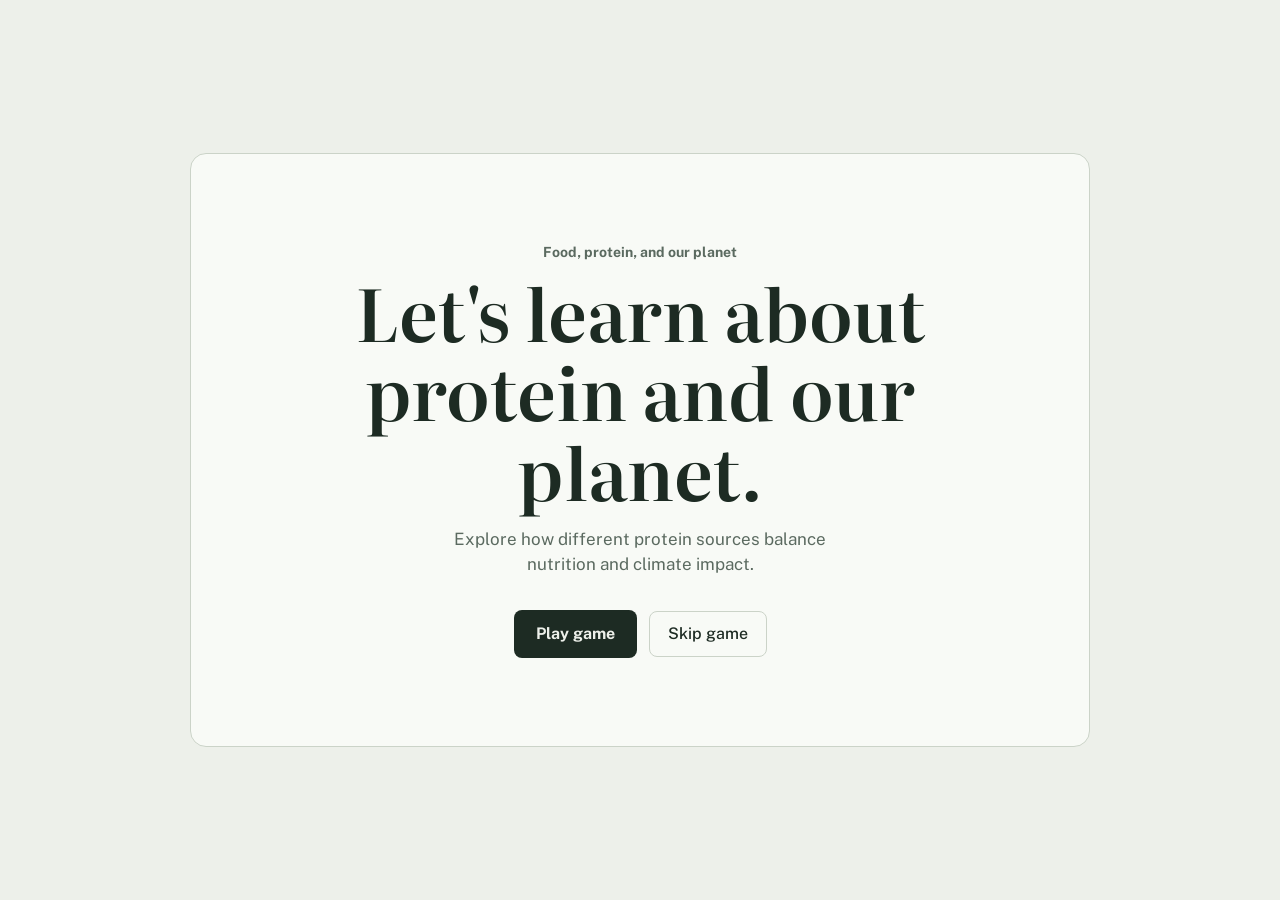
<file: index.html>
<!DOCTYPE html>
<html lang="en">
<head>
<meta charset="utf-8">
<meta name="viewport" content="width=device-width, initial-scale=1, viewport-fit=cover">
<title>Let's learn about protein and our planet</title>
<link rel="preconnect" href="https://fonts.googleapis.com">
<link rel="preconnect" href="https://fonts.gstatic.com" crossorigin>
<link href="https://fonts.googleapis.com/css2?family=Literata:ital,opsz,wght@0,7..72,400;0,7..72,600;1,7..72,400&family=Public+Sans:wght@400;500;700;800&display=swap" rel="stylesheet">
<link rel="stylesheet" href="styles.css">
</head>
<body class="intro-page">
<main class="intro">
  <p class="step">Food, protein, and our planet</p>
  <h1>Let's learn about protein and our planet.</h1>
  <p class="lede">Explore how different protein sources balance nutrition and climate impact.</p>
  <div class="actions">
    <a class="primary button-link" href="protein-ranking-game.html">Play game</a>
    <a class="ghost button-link" href="protein-information.html">Skip game</a>
  </div>
</main>
</body>
</html>
</file>
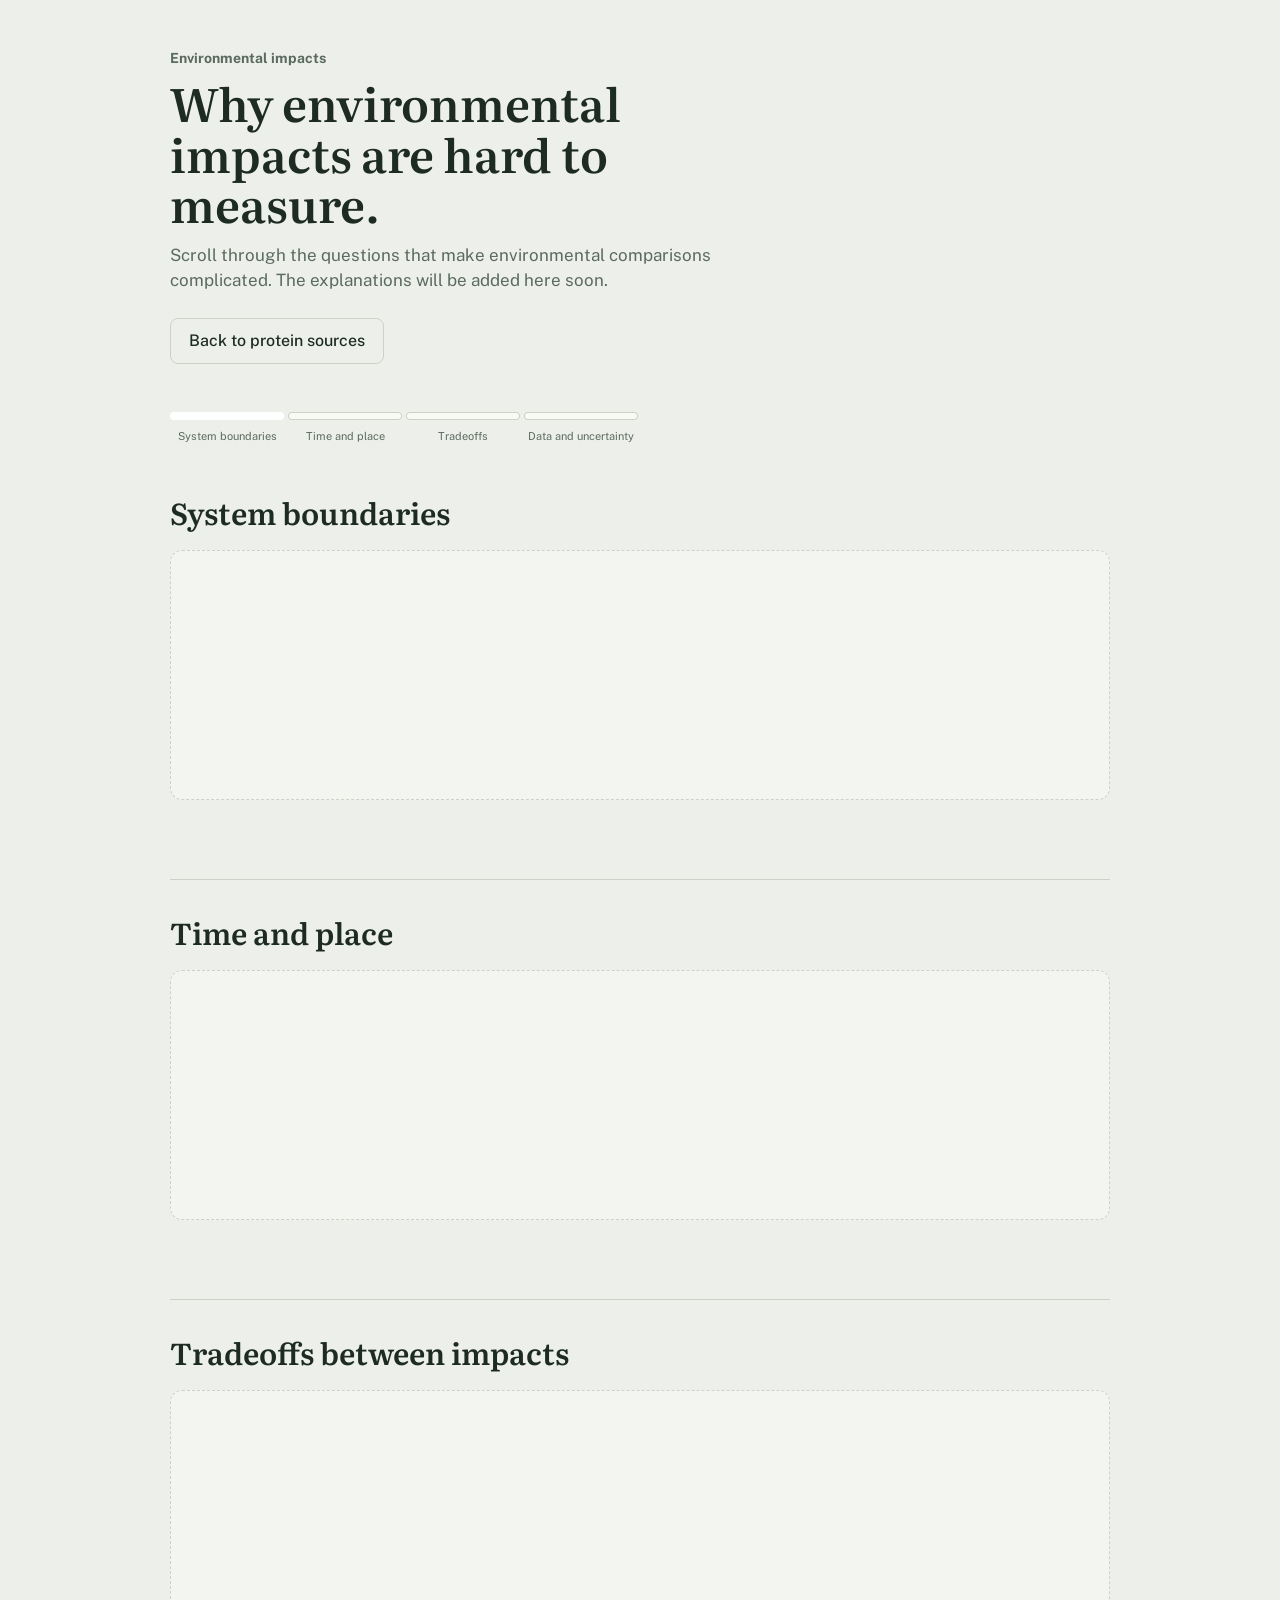
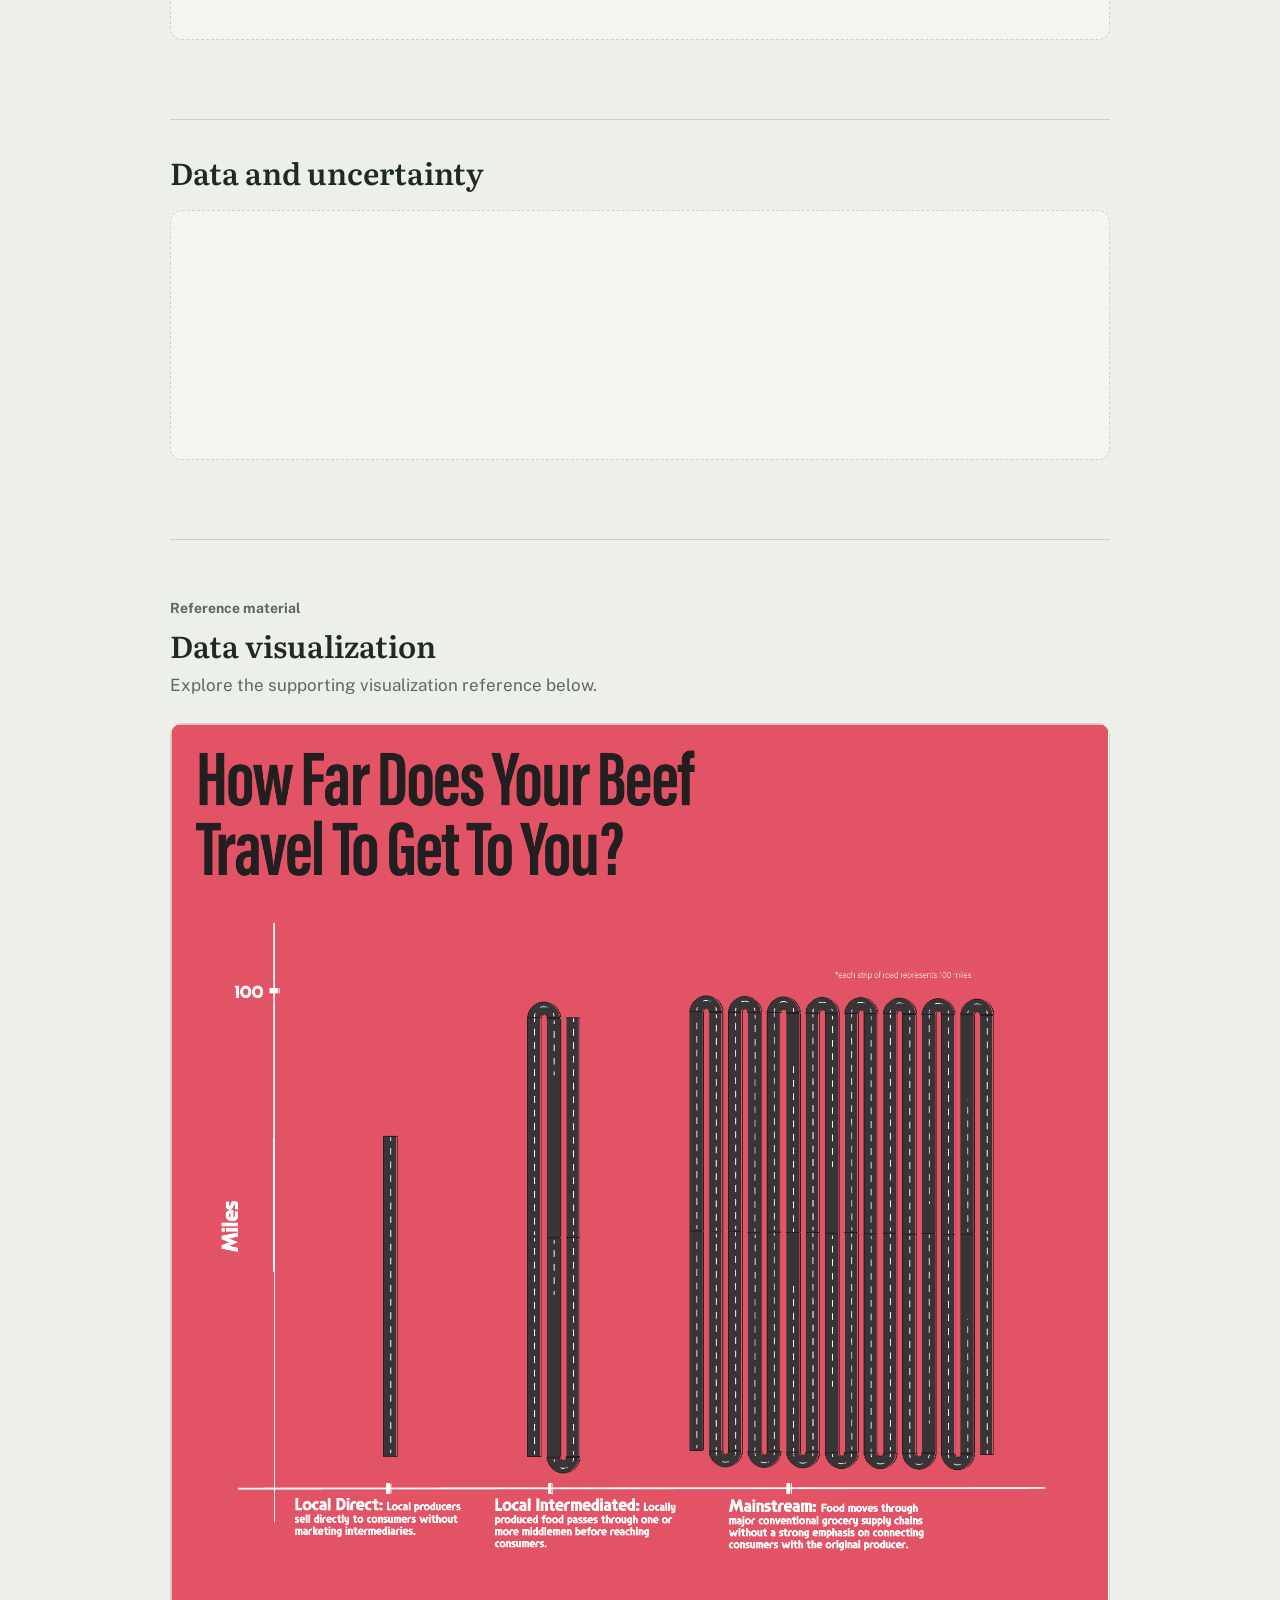
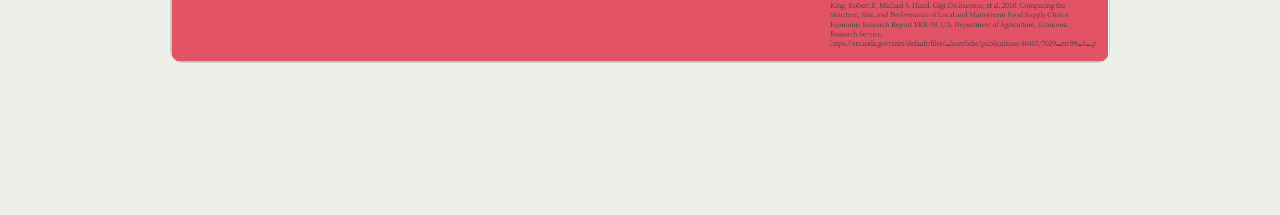
<file: environmental-impacts.html>
<!DOCTYPE html>
<html lang="en">
<head>
<meta charset="utf-8">
<meta name="viewport" content="width=device-width, initial-scale=1, viewport-fit=cover">
<title>Why environmental impacts are hard to measure</title>
<link rel="preconnect" href="https://fonts.googleapis.com">
<link rel="preconnect" href="https://fonts.gstatic.com" crossorigin>
<link href="https://fonts.googleapis.com/css2?family=Literata:ital,opsz,wght@0,7..72,400;0,7..72,600;1,7..72,400;1,7..72,600&family=Public+Sans:wght@400;500;700;800&display=swap" rel="stylesheet">
<link rel="stylesheet" href="styles.css">
</head>
<body>
<main class="guide-main">
  <header class="guide-header">
    <p class="step">Environmental impacts</p>
    <h1>Why environmental impacts are hard to measure.</h1>
    <p class="lede">Scroll through the questions that make environmental comparisons complicated. The explanations will be added here soon.</p>
    <div class="actions"><a class="ghost button-link" href="protein-information.html">Back to protein sources</a></div>
  </header>

  <nav class="progress" aria-label="Environmental impacts progress">
    <div class="progress-track environmental-progress">
      <button type="button" data-target="boundaries" aria-label="Go to System boundaries"></button>
      <button type="button" data-target="time" aria-label="Go to Time and place"></button>
      <button type="button" data-target="tradeoffs" aria-label="Go to Tradeoffs"></button>
      <button type="button" data-target="data" aria-label="Go to Data and uncertainty"></button>
    </div>
    <div class="progress-labels environmental-labels" aria-hidden="true">
      <span>System boundaries</span><span>Time and place</span><span>Tradeoffs</span><span>Data and uncertainty</span>
    </div>
  </nav>

  <section class="environment-section" id="boundaries">
    <h2>System boundaries</h2>
    <div class="info-placeholder"></div>
  </section>
  <section class="environment-section" id="time">
    <h2>Time and place</h2>
    <div class="info-placeholder"></div>
  </section>
  <section class="environment-section" id="tradeoffs">
    <h2>Tradeoffs between impacts</h2>
    <div class="info-placeholder"></div>
  </section>
  <section class="environment-section" id="data">
    <h2>Data and uncertainty</h2>
    <div class="info-placeholder"></div>
  </section>

  <section class="pdf-section">
    <p class="step">Reference material</p>
    <h2>Data visualization</h2>
    <p class="lede">Explore the supporting visualization reference below.</p>
    <div class="pdf-image">
      <img src="DataVisualization-preview.png" alt="Data visualization showing how far beef travels through different food supply chains">
    </div>
  </section>
</main>
<script src="environmental.js?v=2"></script>
</body>
</html>
</file>
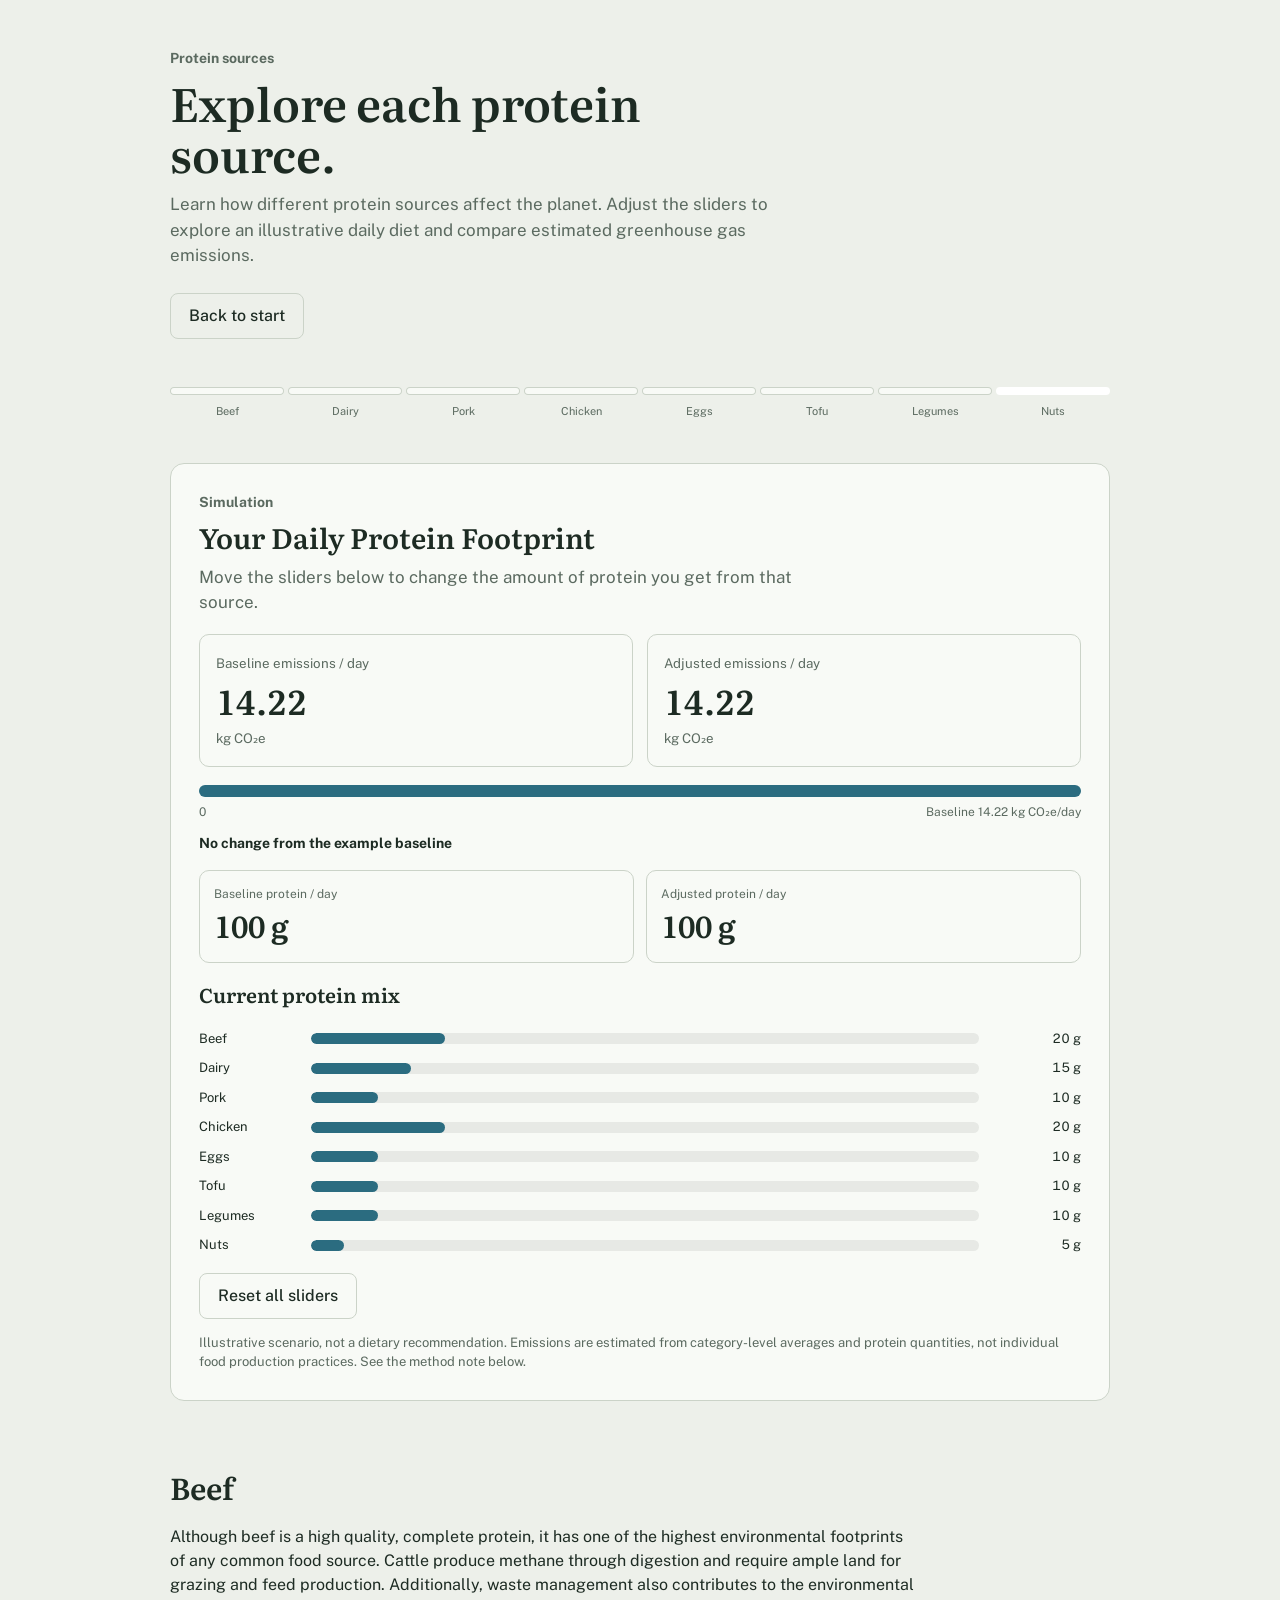
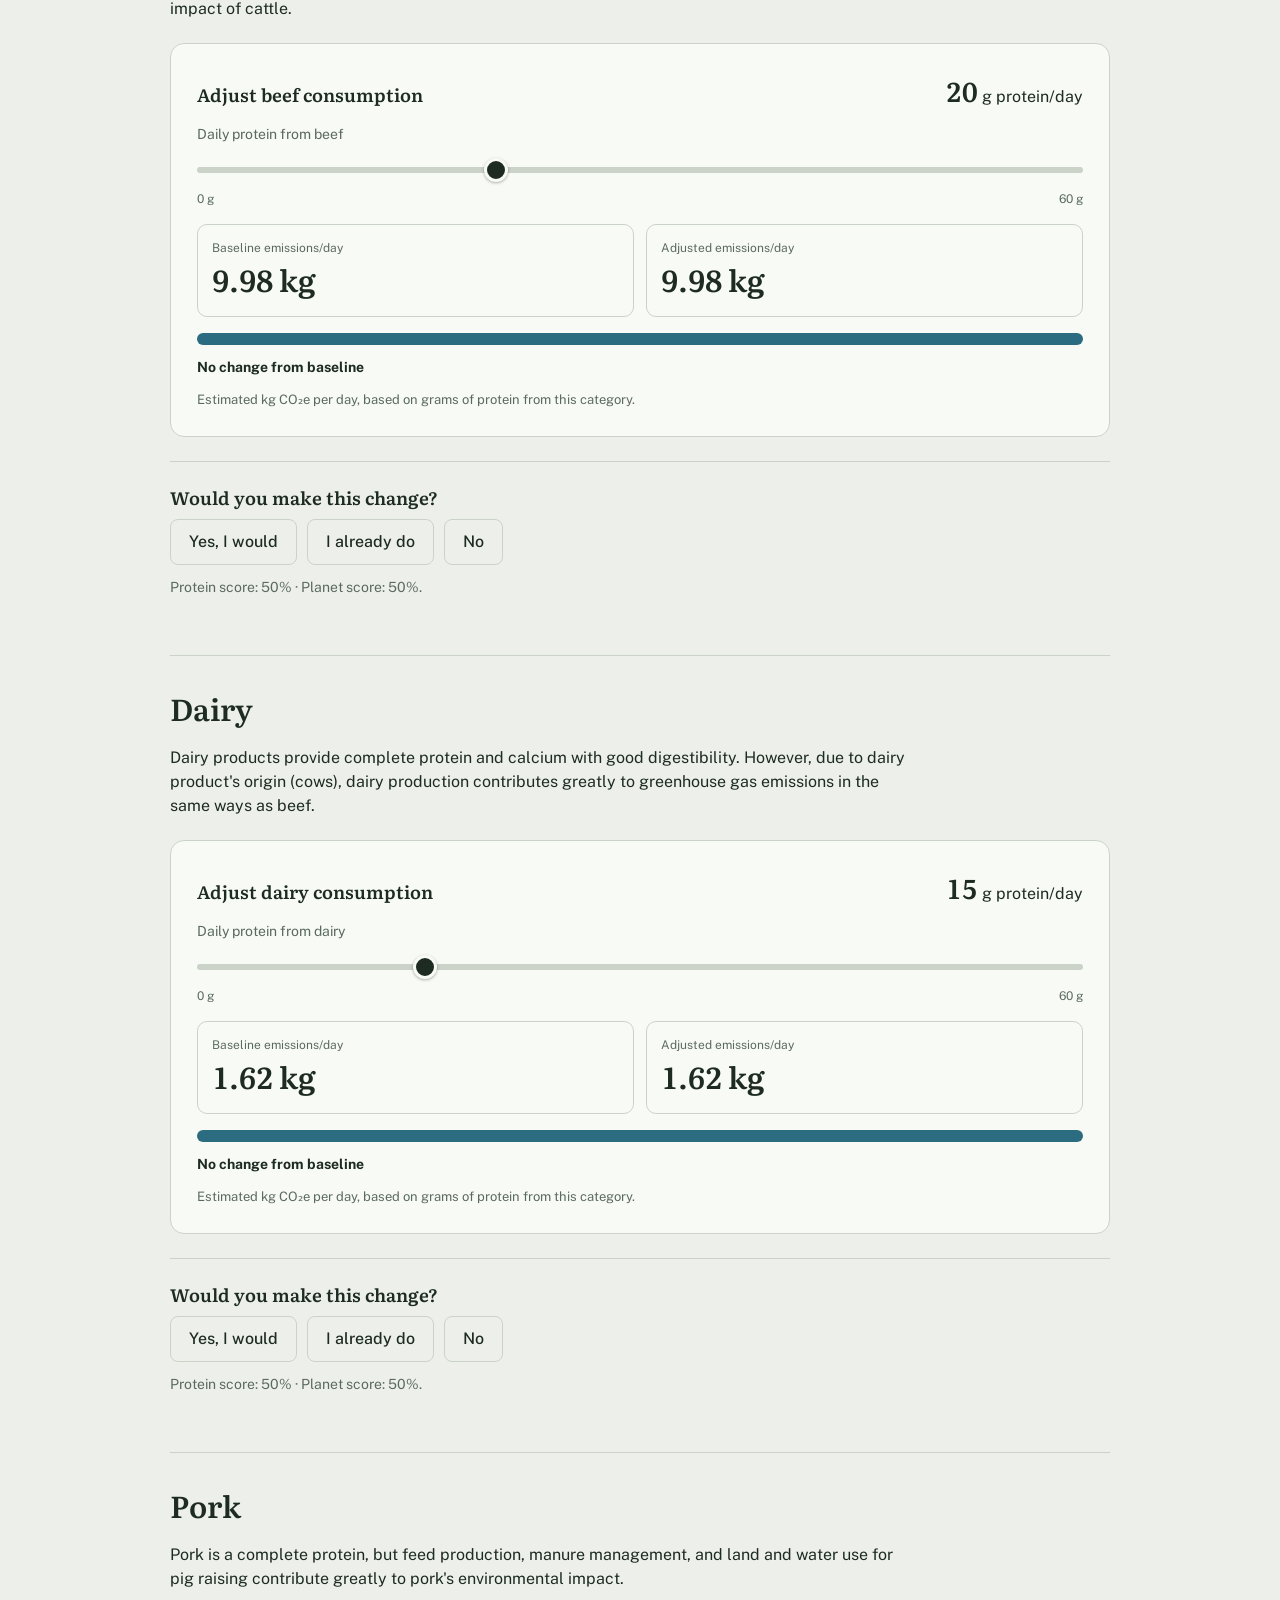
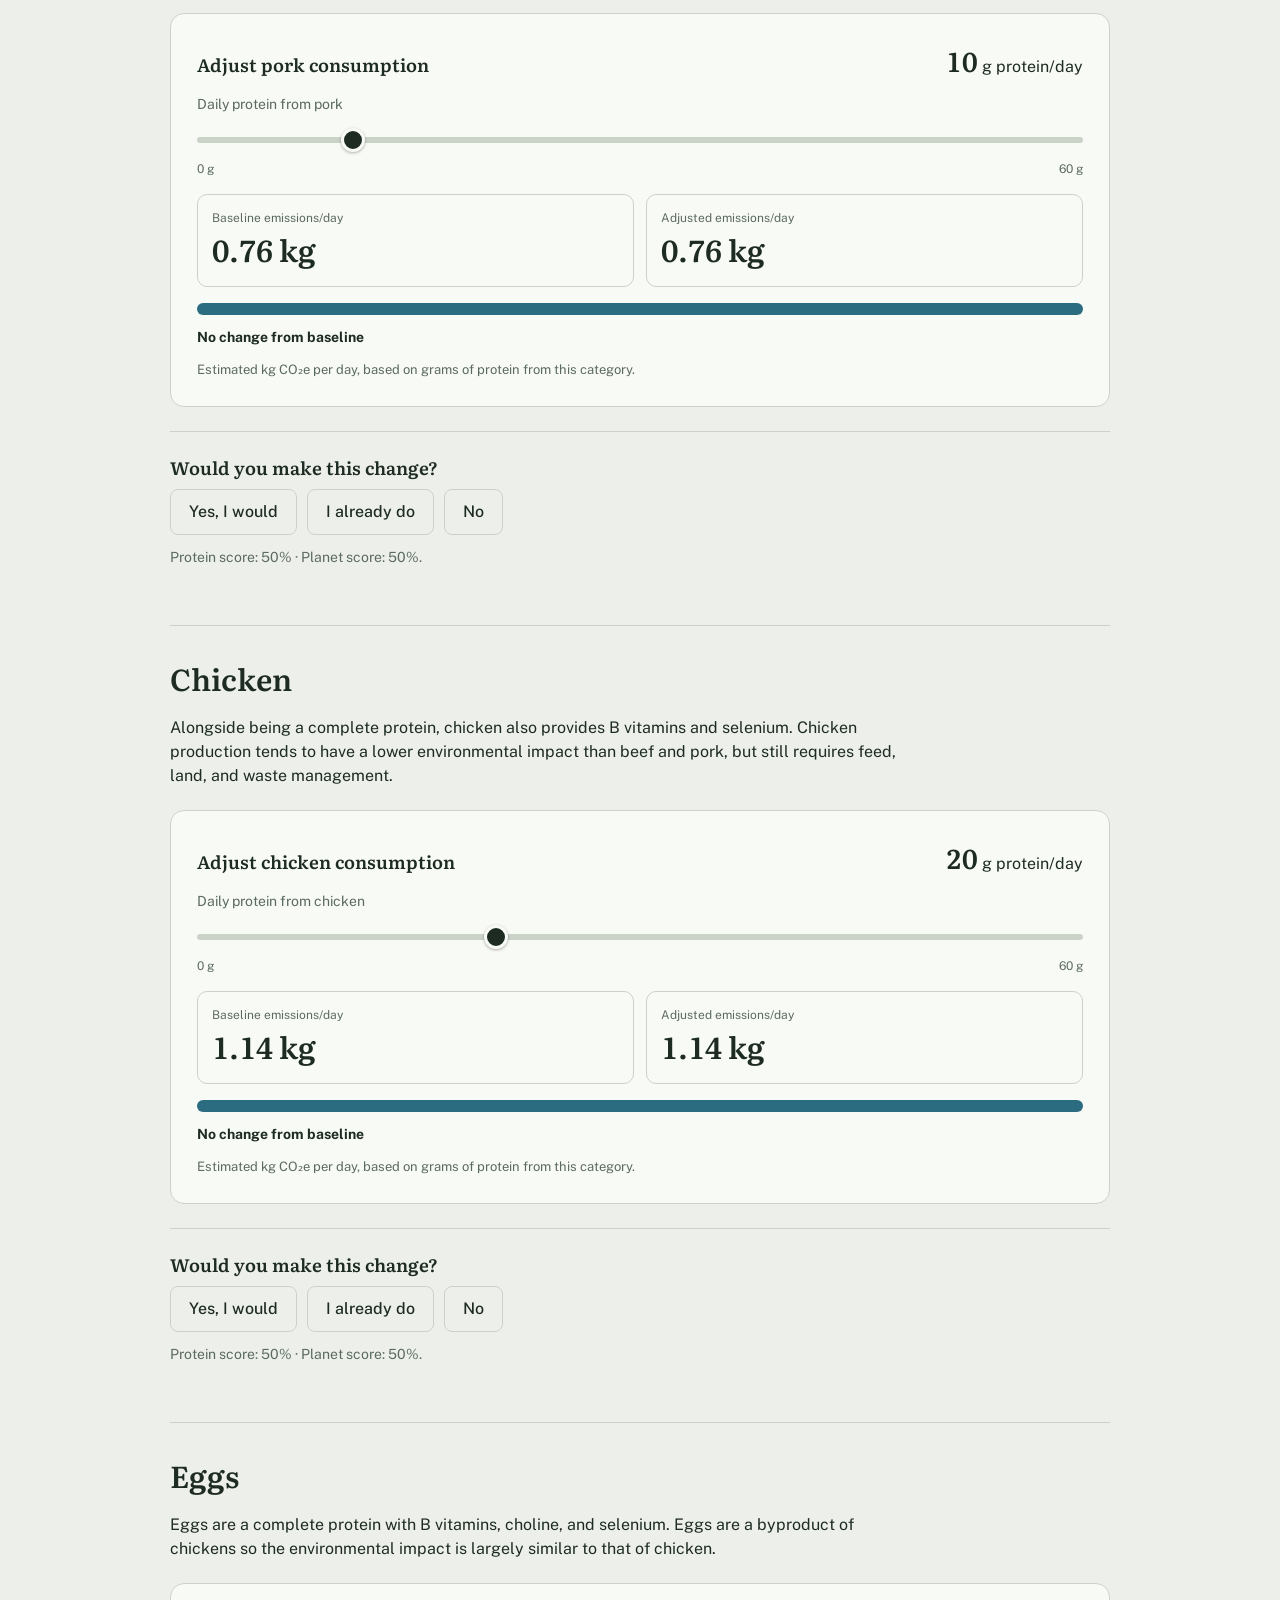
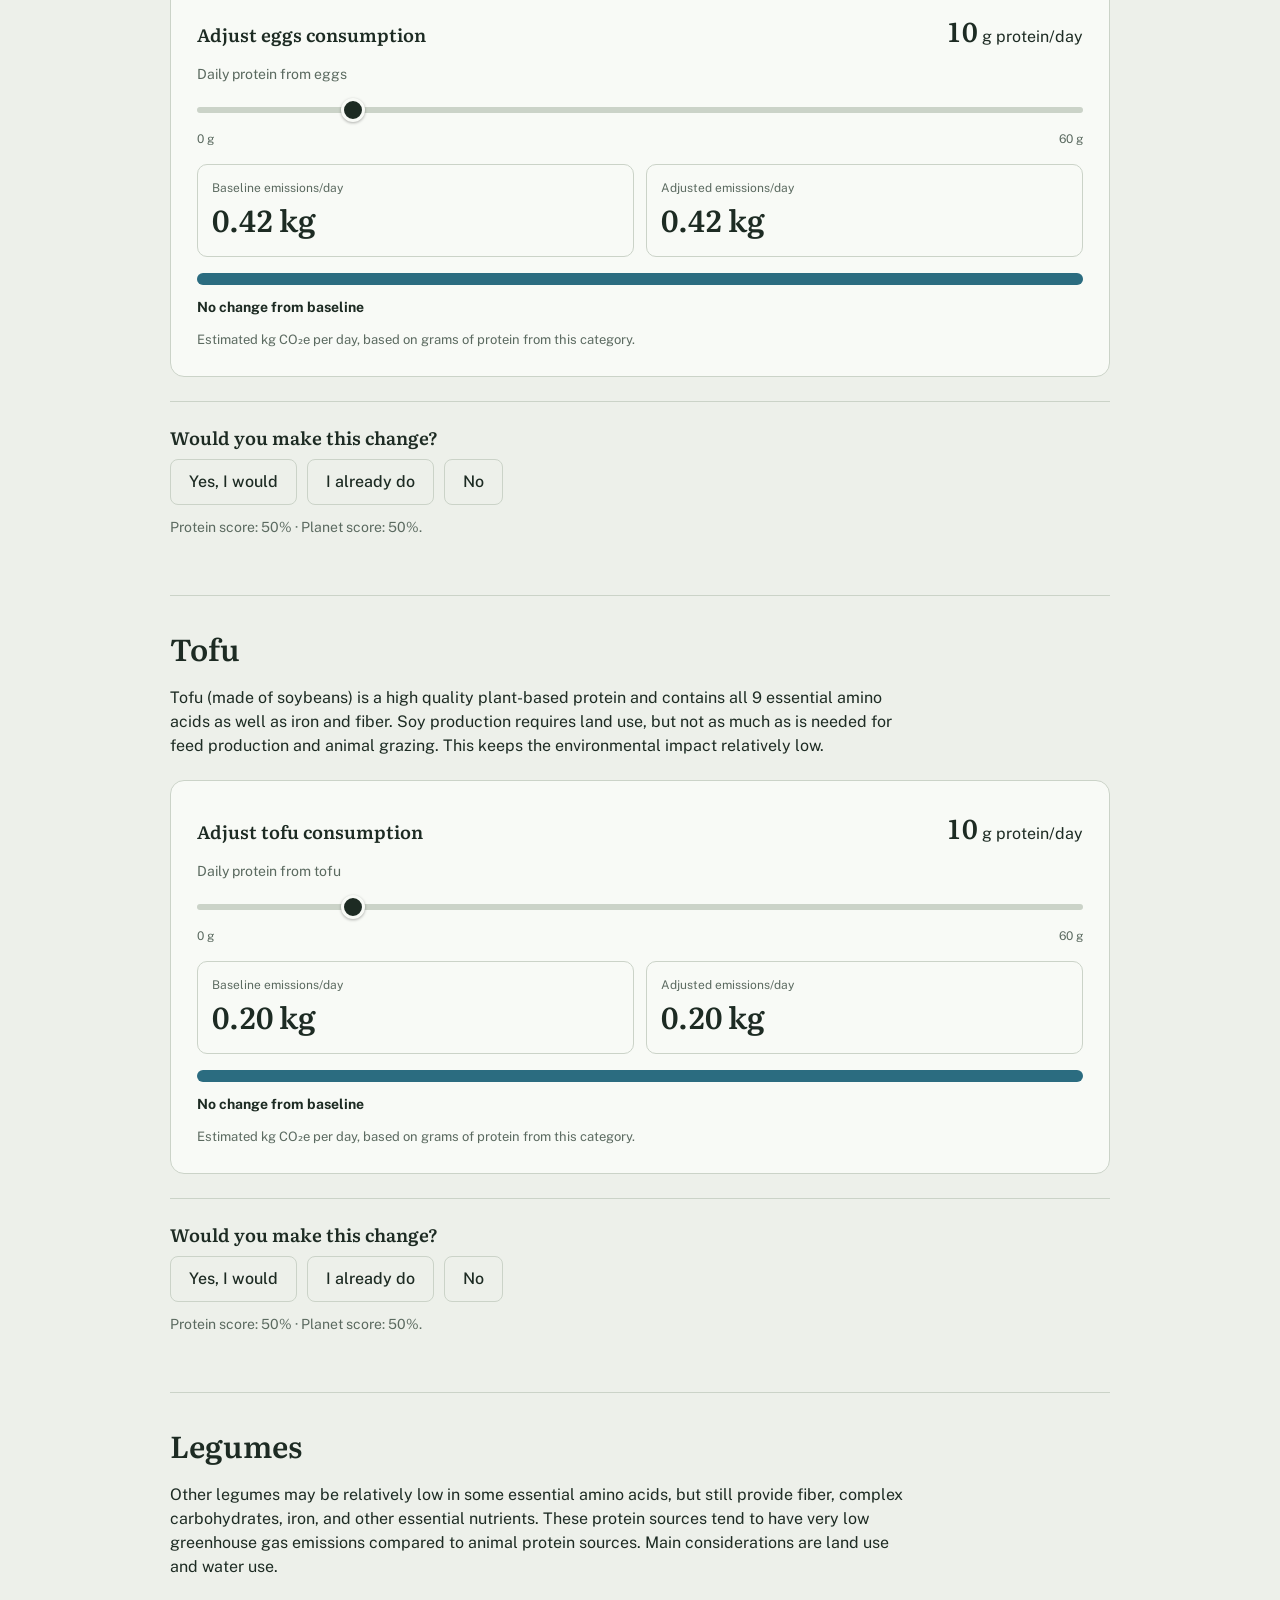
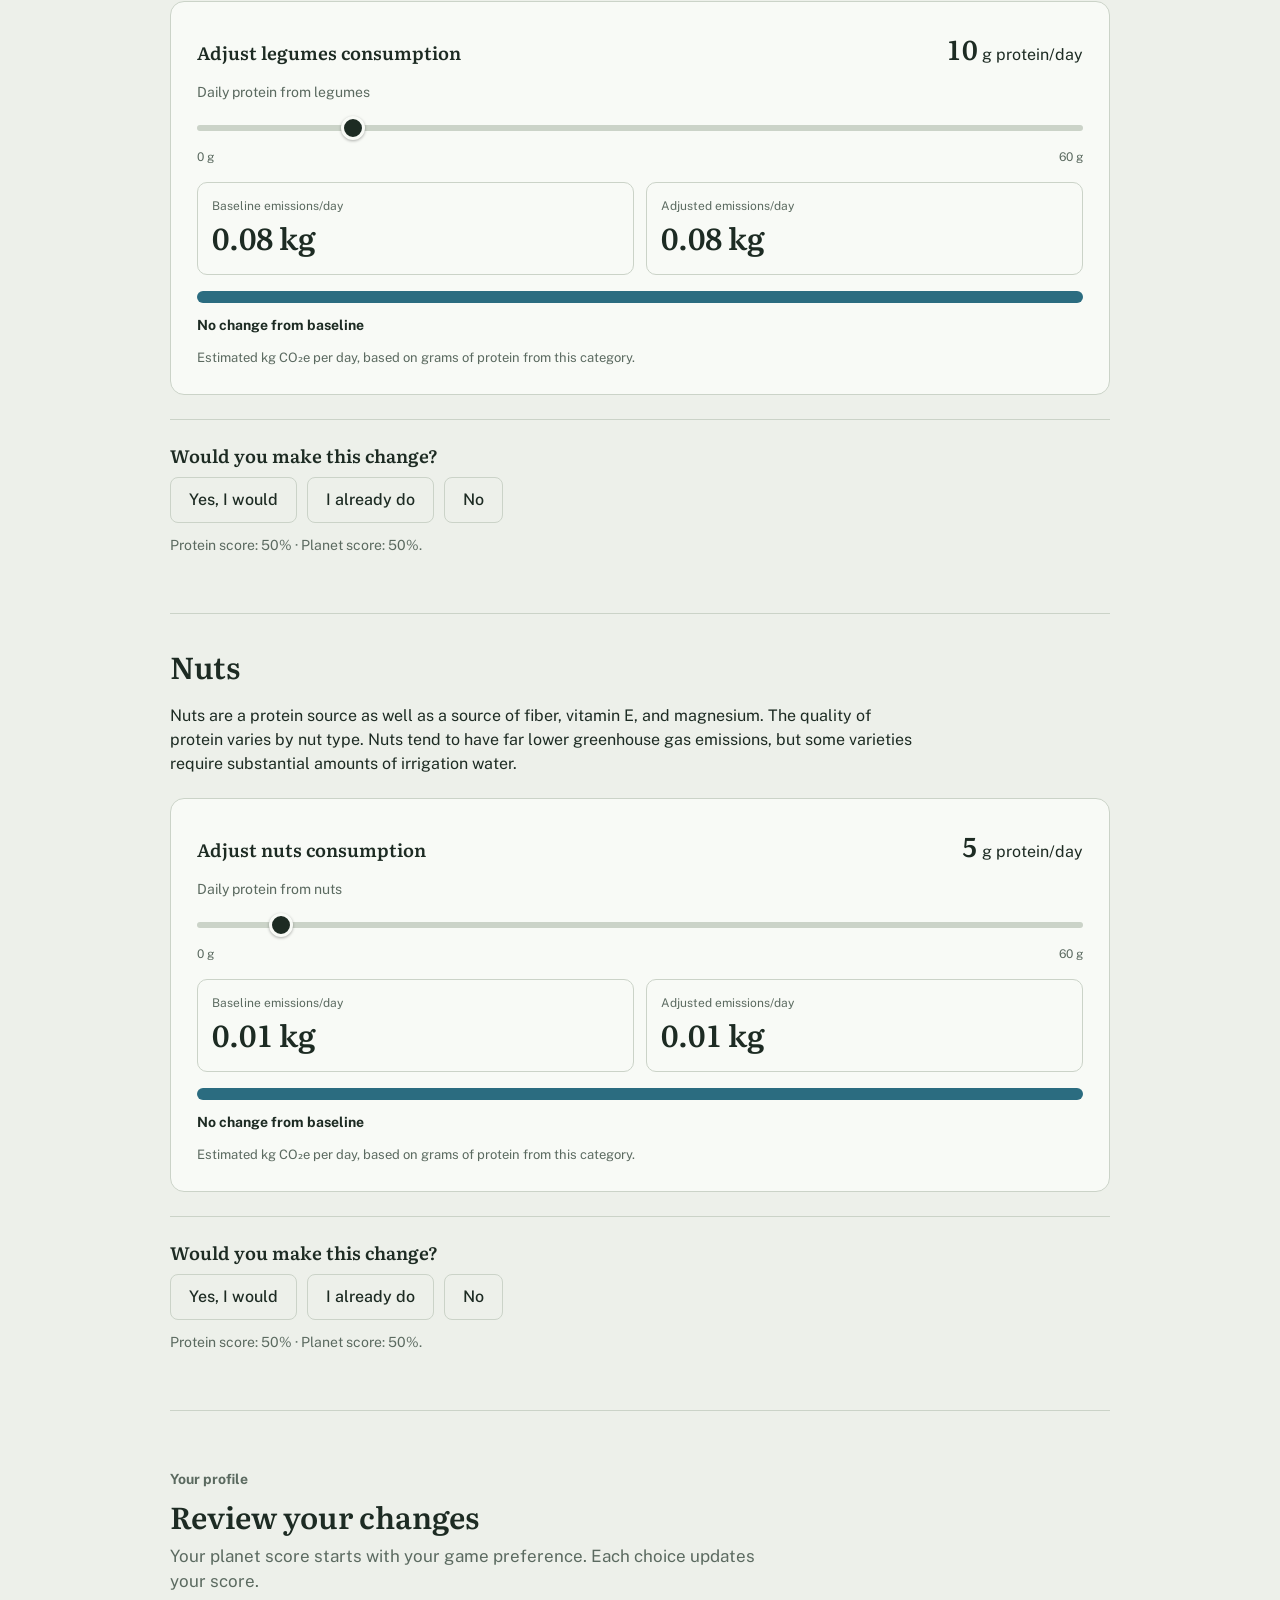
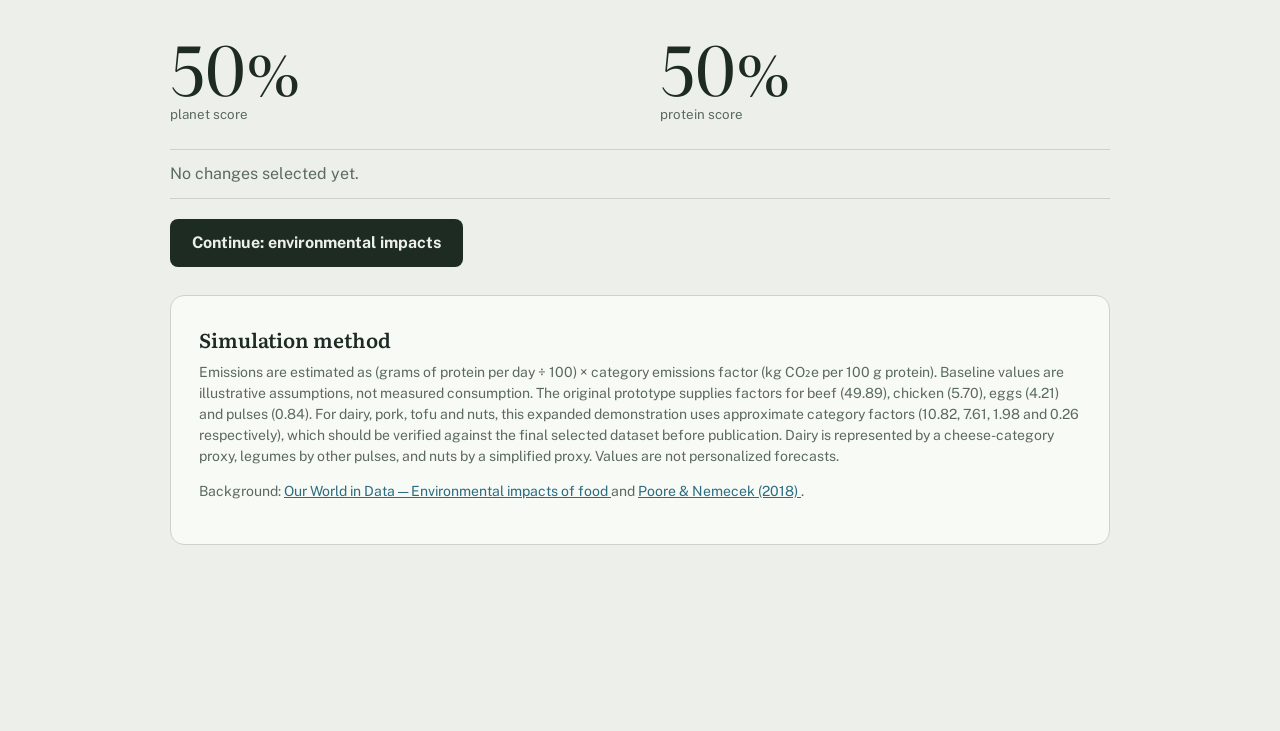
<file: protein-information.html>
<!DOCTYPE html>
<html lang="en">
<head>
<meta charset="utf-8">
<meta name="viewport" content="width=device-width, initial-scale=1, viewport-fit=cover">
<title>Protein sources</title>

<link rel="preconnect" href="https://fonts.googleapis.com">
<link rel="preconnect" href="https://fonts.gstatic.com" crossorigin>
<link href="https://fonts.googleapis.com/css2?family=Literata:ital,opsz,wght@0,7..72,400;0,7..72,600;1,7..72,400;1,7..72,600&family=Public+Sans:wght@400;500;700;800&display=swap" rel="stylesheet">
<link rel="stylesheet" href="styles.css">
</head>

<body>
<main class="guide-main">

  <header class="guide-header">
    <p class="step">Protein sources</p>
    <h1>Explore each protein source.</h1>
    <p class="lede">Learn how different protein sources affect the planet.
      Adjust the sliders to explore an illustrative daily diet
      and compare estimated greenhouse gas emissions.</p>
    <div class="actions">
      <a class="ghost button-link" href="index.html">Back to start</a>
    </div>
  </header>

  <nav class="progress" aria-label="Protein source progress">
    <div class="progress-track">
      <button type="button" data-target="beef" aria-label="Go to Beef"></button>
      <button type="button" data-target="cheese" aria-label="Go to Dairy"></button>
      <button type="button" data-target="pork" aria-label="Go to Pork"></button>
      <button type="button" data-target="chicken" aria-label="Go to Chicken"></button>
      <button type="button" data-target="eggs" aria-label="Go to Eggs"></button>
      <button type="button" data-target="tofu" aria-label="Go to Tofu"></button>
      <button type="button" data-target="peas" aria-label="Go to Legumes"></button>
      <button type="button" data-target="nuts" aria-label="Go to Nuts"></button>
    </div>
    <div class="progress-labels" aria-hidden="true">
      <span>Beef</span>
      <span>Dairy</span>
      <span>Pork</span>
      <span>Chicken</span>
      <span>Eggs</span>
      <span>Tofu</span>
      <span>Legumes</span>
      <span>Nuts</span>
    </div>
  </nav>

  <section class="sim-overview" id="simulation-overview"
    aria-labelledby="sim-overview-title">
    <p class ="step">Simulation</p>
    <h2 id="sim-overview-title">Your Daily Protein Footprint</h2>

    <p class="lede">
      Move the sliders below to change the amount of protein you get from that source.
    </p>

    <div class="sim-compare">
      <div class="sim-compare-card">
        <small>Baseline emissions / day</small>
        <strong id="sim-baseline-emissions">—</strong>
        <small>kg CO₂e</small>
      </div>
      <div class="sim-compare-card">
        <small>Adjusted emissions / day</small>
        <strong id="sim-current-emissions" aria-live="polite">—</strong>
        <small>kg CO₂e</small>
      </div>
    </div>

    <div class="sim-impact-bar" role="img"
         aria-label="Adjusted emissions compared with baseline">
      <span class="sim-impact-fill" id="sim-total-fill"></span>
    </div>

    <div class="sim-impact-legend">
      <span>0</span>
      <span id="sim-total-scale">Baseline: 100%</span>
    </div>

    <p class="sim-delta" id="sim-total-delta" aria-live="polite">
      No change yet
    </p>

    <div class="sim-impact">
      <div class="sim-stat">
        <span>Baseline protein / day</span>
        <strong>100 g</strong>
      </div>
      <div class="sim-stat">
        <span>Adjusted protein / day</span>
        <strong id="sim-total-protein">100 g</strong>
      </div>
    </div>

    <h3>Current protein mix</h3>
    <div class="sim-mix" id="sim-mix"></div>

    <div class="sim-actions">
      <button type="button" class="ghost" id="sim-reset">
        Reset all sliders
      </button>
    </div>

    <p class="sim-note">
      Illustrative scenario, not a dietary recommendation.
      Emissions are estimated from category-level averages and protein
      quantities, not individual food production practices.
      See the method note below.
    </p>
  </section>

  <section class="protein-section" id="beef" data-protein="Beef">
    <h2>Beef</h2>
    <p class="protein-description">
      Although beef is a high quality, complete protein, it has one of the highest environmental footprints of any common food source. Cattle produce methane through digestion and require ample land for grazing and feed production. Additionally, waste management also contributes to the environmental impact of cattle. 
    </p>

    <div class="sim-panel" data-sim-source="beef">
      <div class="sim-heading">
        <h3>Adjust beef consumption</h3>
        <div class="sim-value">
          <strong id="sim-value-beef">—</strong>
          <span>g protein/day</span>
        </div>
      </div>
      <label for="sim-slider-beef" class="small">
        Daily protein from beef
      </label>
      <input id="sim-slider-beef" type="range" min="0" max="60"
             step="1" data-sim-slider="beef"
             aria-describedby="sim-footnote-beef">
      <div class="sim-range-ends">
        <span>0 g</span><span>60 g</span>
      </div>
      <div class="sim-impact">
        <div class="sim-stat">
          <span>Baseline emissions/day</span>
          <strong id="sim-before-beef">—</strong>
        </div>
        <div class="sim-stat">
          <span>Adjusted emissions/day</span>
          <strong id="sim-after-beef">—</strong>
        </div>
      </div>
      <div class="sim-impact-bar">
        <span class="sim-impact-fill" id="sim-fill-beef"></span>
      </div>
      <p class="sim-delta" id="sim-delta-beef" aria-live="polite">
        No change
      </p>
      <p class="sim-footnote" id="sim-footnote-beef">
        Estimated kg CO₂e per day, based on grams of protein
        from this category.
      </p>
    </div>

    <div class="choice">
      <h3>Would you make this change?</h3>
      <div class="choice-actions">
        <button class="ghost" data-choice="yes">Yes, I would</button>
        <button class="ghost" data-choice="already">I already do</button>
        <button class="ghost" data-choice="no">No</button>
      </div>
      <p class="choice-status" aria-live="polite"></p>
    </div>
  </section>

  <section class="protein-section" id="cheese" data-protein="Cheese">
    <h2>Dairy</h2>
    <p class="protein-description">
      Dairy products provide complete protein and calcium with good digestibility. However, due to dairy product's origin (cows), dairy production contributes greatly to greenhouse gas emissions in the same ways as beef. 
    </p>
    <div class="sim-panel" data-sim-source="cheese">
      <div class="sim-heading">
        <h3>Adjust dairy consumption</h3>
        <div class="sim-value">
          <strong id="sim-value-cheese">—</strong>
          <span>g protein/day</span>
        </div>
      </div>
      <label for="sim-slider-cheese" class="small">
        Daily protein from dairy
      </label>
      <input id="sim-slider-cheese" type="range" min="0" max="60"
             step="1" data-sim-slider="cheese"
             aria-describedby="sim-footnote-cheese">
      <div class="sim-range-ends">
        <span>0 g</span><span>60 g</span>
      </div>
      <div class="sim-impact">
        <div class="sim-stat">
          <span>Baseline emissions/day</span>
          <strong id="sim-before-cheese">—</strong>
        </div>
        <div class="sim-stat">
          <span>Adjusted emissions/day</span>
          <strong id="sim-after-cheese">—</strong>
        </div>
      </div>
      <div class="sim-impact-bar">
        <span class="sim-impact-fill" id="sim-fill-cheese"></span>
      </div>
      <p class="sim-delta" id="sim-delta-cheese" aria-live="polite">
        No change
      </p>
      <p class="sim-footnote" id="sim-footnote-cheese">
        Estimated kg CO₂e per day, based on grams of protein
        from this category.
      </p>
    </div>

    <div class="choice">
      <h3>Would you make this change?</h3>
      <div class="choice-actions">
        <button class="ghost" data-choice="yes">Yes, I would</button>
        <button class="ghost" data-choice="already">I already do</button>
        <button class="ghost" data-choice="no">No</button>
      </div>
      <p class="choice-status" aria-live="polite"></p>
    </div>
  </section>

  <section class="protein-section" id="pork" data-protein="Pork">
    <h2>Pork</h2>
    <p class="protein-description">
      Pork is a complete protein, but feed production, manure management, and land and water use for pig raising contribute greatly to pork's environmental impact.
    </p>

    <div class="sim-panel" data-sim-source="pork">
      <div class="sim-heading">
        <h3>Adjust pork consumption</h3>
        <div class="sim-value">
          <strong id="sim-value-pork">—</strong>
          <span>g protein/day</span>
        </div>
      </div>
      <label for="sim-slider-pork" class="small">
        Daily protein from pork
      </label>
      <input id="sim-slider-pork" type="range" min="0" max="60"
             step="1" data-sim-slider="pork"
             aria-describedby="sim-footnote-pork">
      <div class="sim-range-ends">
        <span>0 g</span><span>60 g</span>
      </div>
      <div class="sim-impact">
        <div class="sim-stat">
          <span>Baseline emissions/day</span>
          <strong id="sim-before-pork">—</strong>
        </div>
        <div class="sim-stat">
          <span>Adjusted emissions/day</span>
          <strong id="sim-after-pork">—</strong>
        </div>
      </div>
      <div class="sim-impact-bar">
        <span class="sim-impact-fill" id="sim-fill-pork"></span>
      </div>
      <p class="sim-delta" id="sim-delta-pork" aria-live="polite">
        No change
      </p>
      <p class="sim-footnote" id="sim-footnote-pork">
        Estimated kg CO₂e per day, based on grams of protein
        from this category.
      </p>
    </div>

    <div class="choice">
      <h3>Would you make this change?</h3>
      <div class="choice-actions">
        <button class="ghost" data-choice="yes">Yes, I would</button>
        <button class="ghost" data-choice="already">I already do</button>
        <button class="ghost" data-choice="no">No</button>
      </div>
      <p class="choice-status" aria-live="polite"></p>
    </div>
  </section>

  <section class="protein-section" id="chicken" data-protein="Chicken">
    <h2>Chicken</h2>
    <p class="protein-description">
      Alongside being a complete protein, chicken also provides B vitamins and selenium. Chicken production tends to have a lower environmental impact than beef and pork, but still requires feed, land, and waste management.
    </p>
    <div class="sim-panel" data-sim-source="chicken">
      <div class="sim-heading">
        <h3>Adjust chicken consumption</h3>
        <div class="sim-value">
          <strong id="sim-value-chicken">—</strong>
          <span>g protein/day</span>
        </div>
      </div>
      <label for="sim-slider-chicken" class="small">
        Daily protein from chicken
      </label>
      <input id="sim-slider-chicken" type="range" min="0" max="60"
             step="1" data-sim-slider="chicken"
             aria-describedby="sim-footnote-chicken">
      <div class="sim-range-ends">
        <span>0 g</span><span>60 g</span>
      </div>
      <div class="sim-impact">
        <div class="sim-stat">
          <span>Baseline emissions/day</span>
          <strong id="sim-before-chicken">—</strong>
        </div>
        <div class="sim-stat">
          <span>Adjusted emissions/day</span>
          <strong id="sim-after-chicken">—</strong>
        </div>
      </div>
      <div class="sim-impact-bar">
        <span class="sim-impact-fill" id="sim-fill-chicken"></span>
      </div>
      <p class="sim-delta" id="sim-delta-chicken" aria-live="polite">
        No change
      </p>
      <p class="sim-footnote" id="sim-footnote-chicken">
        Estimated kg CO₂e per day, based on grams of protein
        from this category.
      </p>
    </div>
    <div class="choice">
      <h3>Would you make this change?</h3>
      <div class="choice-actions">
        <button class="ghost" data-choice="yes">Yes, I would</button>
        <button class="ghost" data-choice="already">I already do</button>
        <button class="ghost" data-choice="no">No</button>
      </div>
      <p class="choice-status" aria-live="polite"></p>
    </div>
  </section>

  <section class="protein-section" id="eggs" data-protein="Eggs">
    <h2>Eggs</h2>
    <p class="protein-description">
      Eggs are a complete protein with B vitamins, choline, and selenium. Eggs are a byproduct of chickens so the environmental impact is largely similar to that of chicken.
    </p>
    <div class="sim-panel" data-sim-source="eggs">
      <div class="sim-heading">
        <h3>Adjust eggs consumption</h3>
        <div class="sim-value">
          <strong id="sim-value-eggs">—</strong>
          <span>g protein/day</span>
        </div>
      </div>
      <label for="sim-slider-eggs" class="small">
        Daily protein from eggs
      </label>
      <input id="sim-slider-eggs" type="range" min="0" max="60"
             step="1" data-sim-slider="eggs"
             aria-describedby="sim-footnote-eggs">
      <div class="sim-range-ends">
        <span>0 g</span><span>60 g</span>
      </div>
      <div class="sim-impact">
        <div class="sim-stat">
          <span>Baseline emissions/day</span>
          <strong id="sim-before-eggs">—</strong>
        </div>
        <div class="sim-stat">
          <span>Adjusted emissions/day</span>
          <strong id="sim-after-eggs">—</strong>
        </div>
      </div>
      <div class="sim-impact-bar">
        <span class="sim-impact-fill" id="sim-fill-eggs"></span>
      </div>
      <p class="sim-delta" id="sim-delta-eggs" aria-live="polite">
        No change
      </p>
      <p class="sim-footnote" id="sim-footnote-eggs">
        Estimated kg CO₂e per day, based on grams of protein
        from this category.
      </p>
    </div>

    <div class="choice">
      <h3>Would you make this change?</h3>
      <div class="choice-actions">
        <button class="ghost" data-choice="yes">Yes, I would</button>
        <button class="ghost" data-choice="already">I already do</button>
        <button class="ghost" data-choice="no">No</button>
      </div>
      <p class="choice-status" aria-live="polite"></p>
    </div>
  </section>

  <section class="protein-section" id="tofu" data-protein="Tofu">
    <h2>Tofu</h2>
    <p class="protein-description">
      Tofu (made of soybeans) is a high quality plant-based protein and contains all 9 essential amino acids as well as iron and fiber. Soy production requires land use, but not as much as is needed for feed production and animal grazing. This keeps the environmental impact relatively low.
    </p>

    <div class="sim-panel" data-sim-source="tofu">
      <div class="sim-heading">
        <h3>Adjust tofu consumption</h3>
        <div class="sim-value">
          <strong id="sim-value-tofu">—</strong>
          <span>g protein/day</span>
        </div>
      </div>
      <label for="sim-slider-tofu" class="small">
        Daily protein from tofu
      </label>
      <input id="sim-slider-tofu" type="range" min="0" max="60"
             step="1" data-sim-slider="tofu"
             aria-describedby="sim-footnote-tofu">
      <div class="sim-range-ends">
        <span>0 g</span><span>60 g</span>
      </div>
      <div class="sim-impact">
        <div class="sim-stat">
          <span>Baseline emissions/day</span>
          <strong id="sim-before-tofu">—</strong>
        </div>
        <div class="sim-stat">
          <span>Adjusted emissions/day</span>
          <strong id="sim-after-tofu">—</strong>
        </div>
      </div>
      <div class="sim-impact-bar">
        <span class="sim-impact-fill" id="sim-fill-tofu"></span>
      </div>
      <p class="sim-delta" id="sim-delta-tofu" aria-live="polite">
        No change
      </p>
      <p class="sim-footnote" id="sim-footnote-tofu">
        Estimated kg CO₂e per day, based on grams of protein
        from this category.
      </p>
    </div>

    <div class="choice">
      <h3>Would you make this change?</h3>
      <div class="choice-actions">
        <button class="ghost" data-choice="yes">Yes, I would</button>
        <button class="ghost" data-choice="already">I already do</button>
        <button class="ghost" data-choice="no">No</button>
      </div>
      <p class="choice-status" aria-live="polite"></p>
    </div>
  </section>

  <section class="protein-section" id="peas" data-protein="Peas">
    <h2>Legumes</h2>
    <p class="protein-description">
      Other legumes may be relatively low in some essential amino acids, but still provide fiber, complex carbohydrates, iron, and other essential nutrients. These protein sources tend to have very low greenhouse gas emissions compared to animal protein sources. Main considerations are land use and water use. 
    </p>
    <div class="sim-panel" data-sim-source="peas">
      <div class="sim-heading">
        <h3>Adjust legumes consumption</h3>
        <div class="sim-value">
          <strong id="sim-value-peas">—</strong>
          <span>g protein/day</span>
        </div>
      </div>
      <label for="sim-slider-peas" class="small">
        Daily protein from legumes
      </label>
      <input id="sim-slider-peas" type="range" min="0" max="60"
             step="1" data-sim-slider="peas"
             aria-describedby="sim-footnote-peas">
      <div class="sim-range-ends">
        <span>0 g</span><span>60 g</span>
      </div>
      <div class="sim-impact">
        <div class="sim-stat">
          <span>Baseline emissions/day</span>
          <strong id="sim-before-peas">—</strong>
        </div>
        <div class="sim-stat">
          <span>Adjusted emissions/day</span>
          <strong id="sim-after-peas">—</strong>
        </div>
      </div>
      <div class="sim-impact-bar">
        <span class="sim-impact-fill" id="sim-fill-peas"></span>
      </div>
      <p class="sim-delta" id="sim-delta-peas" aria-live="polite">
        No change
      </p>
      <p class="sim-footnote" id="sim-footnote-peas">
        Estimated kg CO₂e per day, based on grams of protein
        from this category.
      </p>
    </div>

    <div class="choice">
      <h3>Would you make this change?</h3>
      <div class="choice-actions">
        <button class="ghost" data-choice="yes">Yes, I would</button>
        <button class="ghost" data-choice="already">I already do</button>
        <button class="ghost" data-choice="no">No</button>
      </div>
      <p class="choice-status" aria-live="polite"></p>
    </div>
  </section>

  <section class="protein-section" id="nuts" data-protein="Nuts">
    <h2>Nuts</h2>
    <p class="protein-description">
      Nuts are a protein source as well as a source of fiber, vitamin E, and magnesium. The quality of protein varies by nut type. Nuts tend to have far lower greenhouse gas emissions, but some varieties require substantial amounts of irrigation water.
    </p>

    <div class="sim-panel" data-sim-source="nuts">
      <div class="sim-heading">
        <h3>Adjust nuts consumption</h3>
        <div class="sim-value">
          <strong id="sim-value-nuts">—</strong>
          <span>g protein/day</span>
        </div>
      </div>
      <label for="sim-slider-nuts" class="small">
        Daily protein from nuts
      </label>
      <input id="sim-slider-nuts" type="range" min="0" max="60"
             step="1" data-sim-slider="nuts"
             aria-describedby="sim-footnote-nuts">
      <div class="sim-range-ends">
        <span>0 g</span><span>60 g</span>
      </div>
      <div class="sim-impact">
        <div class="sim-stat">
          <span>Baseline emissions/day</span>
          <strong id="sim-before-nuts">—</strong>
        </div>
        <div class="sim-stat">
          <span>Adjusted emissions/day</span>
          <strong id="sim-after-nuts">—</strong>
        </div>
      </div>
      <div class="sim-impact-bar">
        <span class="sim-impact-fill" id="sim-fill-nuts"></span>
      </div>
      <p class="sim-delta" id="sim-delta-nuts" aria-live="polite">
        No change
      </p>
      <p class="sim-footnote" id="sim-footnote-nuts">
        Estimated kg CO₂e per day, based on grams of protein
        from this category.
      </p>
    </div>

    <div class="choice">
      <h3>Would you make this change?</h3>
      <div class="choice-actions">
        <button class="ghost" data-choice="yes">Yes, I would</button>
        <button class="ghost" data-choice="already">I already do</button>
        <button class="ghost" data-choice="no">No</button>
      </div>
      <p class="choice-status" aria-live="polite"></p>
    </div>
  </section>
  <section class="review-section" id="review">
    <p class="step">Your profile</p>
    <h2>Review your changes</h2>
    <p class="lede">Your planet score starts with your game preference. Each choice updates your score.</p>
    <div class="review-scores">
      <div class="review-score"><span id="planet-score">0%</span><small>planet score</small></div>
      <div class="review-score"><span id="protein-score">100%</span><small>protein score</small></div>
    </div>
    <ol class="review-list" id="review-list"></ol>
    <div class="actions"><a class="primary button-link" href="environmental-impacts.html">Continue: environmental impacts</a></div>
    <div class="sim-overview">
      <h3>Simulation method</h3>

      <p class="small">
        Emissions are estimated as (grams of protein per day ÷ 100)
        × category emissions factor (kg CO₂e per 100 g protein).
        Baseline values are illustrative assumptions, not measured consumption.
        The original prototype supplies factors for beef (49.89),
        chicken (5.70), eggs (4.21) and pulses (0.84).
        For dairy, pork, tofu and nuts, this expanded demonstration uses
        approximate category factors (10.82, 7.61, 1.98 and 0.26 respectively),
        which should be verified against the final selected dataset before
        publication. Dairy is represented by a cheese-category proxy,
        legumes by other pulses, and nuts by a simplified proxy.
        Values are not personalized forecasts.
      </p>

      <p class="small">
        Background:
        <a href="https://ourworldindata.org/environmental-impacts-of-food"
           target="_blank" rel="noopener noreferrer">
          Our World in Data — Environmental impacts of food
        </a>
        and
        <a href="https://www.science.org/doi/10.1126/science.aaq0216"
           target="_blank" rel="noopener noreferrer">
          Poore &amp; Nemecek (2018)
        </a>.
      </p>
    </div>
  </section>
</main>
<script src="info.js"></script>
<script src="protein-simulator.js"></script>
</body>
</html>
</file>
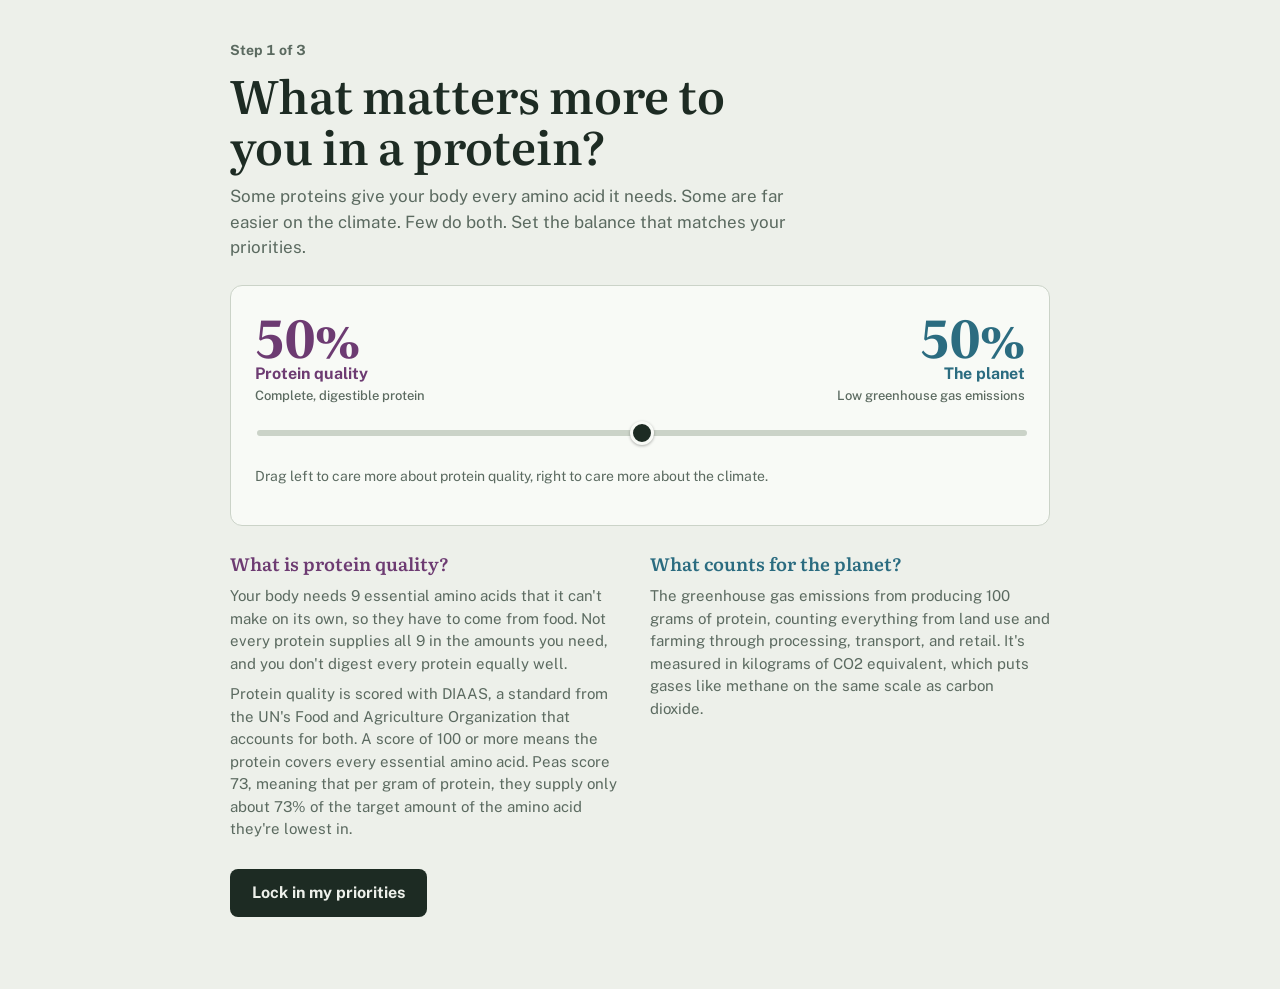
<file: protein-ranking-game.html>
﻿<!DOCTYPE html>
<html lang="en">
<head>
<meta charset="utf-8">
<meta name="viewport" content="width=device-width, initial-scale=1, viewport-fit=cover">
<title>Rank the Protein: what's best for you and the planet?</title>
<link rel="preconnect" href="https://fonts.googleapis.com">
<link rel="preconnect" href="https://fonts.gstatic.com" crossorigin>
<link href="https://fonts.googleapis.com/css2?family=Literata:ital,opsz,wght@0,7..72,400;0,7..72,600;1,7..72,400&family=Public+Sans:wght@400;500;700;800&display=swap" rel="stylesheet">
<link rel="stylesheet" href="styles.css">
</head>
<body>
<main>

<!-- STEP 1 -->
<section id="s1">
  <p class="step">Step 1 of 3</p>
  <h1>What matters more to you in a protein?</h1>
  <p class="lede">Some proteins give your body every amino acid it needs. Some are far easier on the climate. Few do both. Set the balance that matches your priorities.</p>
  <div class="panel">
    <div class="balance">
      <div class="pole q"><span class="pct" id="pq">50%</span>Protein quality<small>Complete, digestible protein</small></div>
      <div class="pole e"><span class="pct" id="pe">50%</span>The planet<small>Low greenhouse gas emissions</small></div>
    </div>
    <input id="w" type="range" min="10" max="90" step="10" value="50" aria-label="Your priority: protein quality versus the planet">
    <p class="hint">Drag left to care more about protein quality, right to care more about the climate.</p>
  </div>
  <div class="explain">
    <div>
      <h3 class="q">What is protein quality?</h3>
      <p>Your body needs 9 essential amino acids that it can't make on its own, so they have to come from food. Not every protein supplies all 9 in the amounts you need, and you don't digest every protein equally well.</p>
      <p>Protein quality is scored with DIAAS, a standard from the UN's Food and Agriculture Organization that accounts for both. A score of 100 or more means the protein covers every essential amino acid. Peas score 73, meaning that per gram of protein, they supply only about 73% of the target amount of the amino acid they're lowest in.</p>
    </div>
    <div>
      <h3 class="e">What counts for the planet?</h3>
      <p>The greenhouse gas emissions from producing 100 grams of protein, counting everything from land use and farming through processing, transport, and retail. It's measured in kilograms of CO2 equivalent, which puts gases like methane on the same scale as carbon dioxide.</p>
    </div>
  </div>
  <div class="actions"><button class="primary" id="lock">Lock in my priorities</button></div>
</section>

<!-- STEP 2 -->
<section id="s2" hidden>
  <p class="step">Step 2 of 3</p>
  <h2>Using your priorities, which protein scores highest?</h2>
  <p class="callout"><b>This isn't about which foods you like best.</b> Rank the 8 proteins by how well you think each one scores on the balance you just set, from highest score (1) to lowest (8).</p>
  <p class="lede">Tap a food to add it to your ranking. Use the arrows to move it up or down, or remove it to send it back.</p>
  <div class="mypri" id="mypri"></div>
  <div class="rankgrid">
    <div>
      <p class="label">Protein sources</p>
      <div class="pool" id="pool"></div>
    </div>
    <div>
      <p class="label">Your ranking (1 = highest score)</p>
      <ol class="slots" id="slots"></ol>
    </div>
  </div>
  <div class="actions">
    <button class="primary" id="submit" disabled>See how you did</button>
    <button class="ghost" id="clear">Start ranking over</button>
    <button class="ghost" id="back">Change priorities</button>
  </div>
</section>

<!-- STEP 3 -->
<section id="s3" hidden>
  <p class="step">Step 3 of 3</p>
  <h2 id="verdict"></h2>
  <div class="scoreline">
    <div class="stat"><div class="big" id="exact"></div><div class="cap">placed exactly right</div></div>
    <div class="stat"><div class="big" id="miss"></div><div class="cap">average spots off</div></div>
  </div>

  <div class="shock" id="shock">
    <div class="kicker" id="shockKicker"></div>
    <p class="fact" id="shockFact"></p>
  </div>

  <div class="panel">
    <h3>Your guess vs. our scoring</h3>
    <p class="small">Lines connect where you put each protein to where our formula puts it, using the priorities you set. The steeper the line, the bigger the difference. This isn't the only right answer: a different formula, different weights, or extra measures like land and water use could change the order.</p>
    <div class="legend"><span class="key" style="--k:var(--good)">Exactly right</span><span class="key" style="--k:var(--close)">Off by one spot</span><span class="key" style="--k:var(--bad)">Off by two or more</span></div>
    <div class="slopewrap"><svg id="slope" class="slope" role="img" aria-label="Comparison of your ranking and the actual ranking"></svg></div>
  </div>

  <div class="panel">
    <h3>Play with the balance</h3>
    <p class="small">Move the slider and watch the ranking reshuffle. Notice which proteins hold steady and which swing wildly depending on what you value.</p>
    <div class="balance" style="margin-top:12px">
      <div class="pole q"><span class="pct" id="lq" style="font-size:30px">50%</span>Protein quality</div>
      <div class="pole e"><span class="pct" id="le" style="font-size:30px">50%</span>The planet</div>
    </div>
    <input id="w2" type="range" min="10" max="90" step="10" value="50" aria-label="Explore priority: protein quality versus the planet">
    <ol class="live" id="live"></ol>
  </div>

  <div class="panel">
    <h3>How the score works</h3>
    <div class="eq" id="eq"></div>
    <p class="small"><i>Q</i> is protein quality: the food's DIAAS score divided by 100. DIAAS measures how well a protein supplies the 9 essential amino acids your body can't make, after accounting for how much you digest. Anything at 100 or above already covers every essential amino acid, so it's capped at 1; a higher score wouldn't do your body any more good. <i>E</i> is a climate score from greenhouse gas emissions per 100 g of protein, on a log scale: the lowest emitter scores 1 and the highest scores 0. The two are multiplied, so a protein can't make up for a terrible score on one side with a great score on the other.</p>
    <p class="small">Emissions: Poore and Nemecek (2018) via <a href="https://ourworldindata.org/grapher/ghg-per-protein-poore" target="_blank" rel="noopener">Our World in Data</a>. Protein quality: published DIAAS values, see <a href="https://en.wikipedia.org/wiki/Digestible_Indispensable_Amino_Acid_Score" target="_blank" rel="noopener">DIAAS overview</a> and <a href="https://pmc.ncbi.nlm.nih.gov/articles/PMC9654170/" target="_blank" rel="noopener">this review</a>. Cheese and pork DIAAS values are typical estimates for their category.</p>
  </div>

  <div class="actions">
    <a class="primary button-link" href="protein-information.html">Explore the protein sources</a>
    <button class="ghost" id="again">Play again</button>
  </div>
</section>

</main>
<script src="game.js"></script>
</body>
</html>
</file>
<file: styles.css>
﻿:root{
  --bg:#EDF0EA; --surface:#F8FAF6; --ink:#1D2B23; --muted:#5B6A60; --line:#CBD3C8;
  --quality:#6D3B72; --climate:#2B6C80; --good:#2E6B3F; --bad:#A4442A;
  --score-l:40%; --score-s:58%;
  --serif:"Literata", Georgia, "Times New Roman", serif;
  --sans:"Public Sans", system-ui, -apple-system, "Segoe UI", Roboto, sans-serif;
  box-sizing:border-box;
  padding-top:env(safe-area-inset-top,0px);
  padding-bottom:env(safe-area-inset-bottom,0px);
}
@media (prefers-color-scheme: dark){
  :root:not([data-theme="light"]){
    --bg:#141B17; --surface:#1C2520; --ink:#E4EAE2; --muted:#9AA89E; --line:#34413A;
    --quality:#C48BC9; --climate:#7DB9CA; --good:#7FC08F; --bad:#E08A6E;
    --score-l:62%; --score-s:52%;
  }
}
:root[data-theme="dark"]{
  --bg:#141B17; --surface:#1C2520; --ink:#E4EAE2; --muted:#9AA89E; --line:#34413A;
  --quality:#C48BC9; --climate:#7DB9CA; --good:#7FC08F; --bad:#E08A6E;
  --score-l:62%; --score-s:52%;
}
*,*::before,*::after{box-sizing:inherit}
html{scroll-padding-top:env(safe-area-inset-top,0px)}
body{margin:0;background:var(--bg);color:var(--ink);font-family:var(--sans);font-size:16px;line-height:1.5}
main{max-width:860px;margin:0 auto;padding:40px 20px 72px}
.step{font-size:14px;font-weight:700;color:var(--muted);margin:0 0 8px;font-variant-numeric:tabular-nums}
h1{font-family:var(--serif);font-weight:600;font-size:clamp(30px,5vw,46px);line-height:1.1;margin:0 0 14px;max-width:20ch}
h2{font-family:var(--serif);font-weight:600;font-size:clamp(22px,3.4vw,30px);line-height:1.2;margin:0 0 10px}
h3{font-family:var(--serif);font-weight:600;font-size:20px;margin:0 0 8px}
p{margin:0 0 14px}
.lede{color:var(--muted);max-width:60ch;font-size:17px}
.panel{background:var(--surface);border:1px solid var(--line);border-radius:12px;padding:24px;margin:24px 0}
button{font:inherit;cursor:pointer}
button:focus-visible,input:focus-visible{outline:3px solid var(--climate);outline-offset:2px}
.primary{background:var(--ink);color:var(--bg);border:0;border-radius:8px;padding:12px 22px;font-weight:700;font-size:16px}
.primary:disabled{opacity:.35;cursor:not-allowed}
.ghost{background:transparent;color:var(--ink);border:1px solid var(--line);border-radius:8px;padding:10px 18px;font-weight:500}
.actions{display:flex;gap:12px;flex-wrap:wrap;align-items:center;margin-top:20px}

/* priority slider */
.balance{display:grid;grid-template-columns:1fr 1fr;gap:4px 16px;align-items:end}
.pole{font-weight:700}
.pole.q{color:var(--quality)} .pole.e{color:var(--climate);text-align:right}
.pct{font-family:var(--serif);font-size:clamp(34px,6vw,52px);line-height:1;font-variant-numeric:tabular-nums;display:block}
.pole small{display:block;font-weight:500;color:var(--muted);font-size:13px}
input[type=range]{-webkit-appearance:none;appearance:none;width:100%;height:32px;margin-top:12px;background:transparent;cursor:pointer}
input[type=range]::-webkit-slider-runnable-track{height:6px;border-radius:3px;background:var(--line)}
input[type=range]::-moz-range-track{height:6px;border-radius:3px;background:var(--line)}
input[type=range]::-moz-range-progress{background:transparent}
input[type=range]::-webkit-slider-thumb{-webkit-appearance:none;appearance:none;width:24px;height:24px;border-radius:50%;background:var(--ink);border:3px solid var(--surface);box-shadow:0 1px 3px rgba(0,0,0,.3);margin-top:-9px}
input[type=range]::-moz-range-thumb{width:24px;height:24px;border-radius:50%;background:var(--ink);border:3px solid var(--surface);box-shadow:0 1px 3px rgba(0,0,0,.3)}
.hint{font-size:14px;color:var(--muted);margin-top:10px}

/* ranking */
.mypri{display:inline-block;font-size:14px;border:1px solid var(--line);border-radius:20px;padding:4px 12px;margin-bottom:16px}
.mypri b.q{color:var(--quality)} .mypri b.e{color:var(--climate)}
.rankgrid{display:grid;grid-template-columns:1fr;gap:24px}
@media (min-width:700px){.rankgrid{grid-template-columns:1fr 1fr}}
.pool{display:flex;flex-wrap:wrap;gap:10px}
.chip{background:var(--surface);color:var(--ink);border:1px solid var(--line);border-radius:22px;padding:9px 16px;font-weight:500;transition:transform .12s}
.chip:hover{transform:translateY(-1px);border-color:var(--ink)}
.chip small{color:var(--muted);font-weight:400;margin-left:6px;font-size:12px}
.pool-empty{color:var(--muted);font-size:14px;font-style:italic}
.slots{list-style:none;margin:0;padding:0;display:grid;gap:6px}
.slot{display:grid;grid-template-columns:2em 1fr;align-items:center;gap:8px;min-height:44px}
.slot .num{font-family:var(--serif);font-size:20px;color:var(--muted);text-align:right;font-variant-numeric:tabular-nums}
.slot .fill{border:1px dashed var(--line);border-radius:8px;min-height:42px;display:flex;align-items:center;padding:0 12px;color:var(--muted);font-size:14px}
.slot button.fill{border-style:solid;border-color:var(--ink);background:var(--surface);color:var(--ink);font-weight:600;font-size:15px;text-align:left;width:100%;justify-content:space-between}
.slot button.fill span.x{color:var(--muted);font-weight:400;font-size:13px}
.label{font-size:14px;font-weight:700;color:var(--muted);margin:0 0 10px}

/* reveal */
.scoreline{display:flex;gap:28px;flex-wrap:wrap;margin:18px 0 6px}
.stat .big{font-family:var(--serif);font-size:clamp(36px,6vw,54px);line-height:1;font-variant-numeric:tabular-nums}
.stat .cap{font-size:14px;color:var(--muted)}
:root{--close:#B7791F}
@media (prefers-color-scheme: dark){:root:not([data-theme="light"]){--close:#E3B456}}
:root[data-theme="dark"]{--close:#E3B456}
.legend{display:flex;flex-wrap:wrap;gap:6px 18px;margin:4px 0 10px;font-size:14px}
.key{display:inline-flex;align-items:center;gap:7px;white-space:nowrap}
.key::before{content:"";width:22px;height:4px;border-radius:2px;background:var(--k)}
.slopewrap{overflow-x:auto;margin-top:8px}
.slopewrap svg{display:block;width:100%;height:auto;min-width:460px}
.slope text{font-family:var(--sans);font-size:14px;fill:var(--ink)}
.slope .hdr{font-weight:700;fill:var(--muted);font-size:13px}
.slope .rk{fill:var(--muted);font-variant-numeric:tabular-nums}
.shock{border-left:6px solid var(--bad);padding:20px 22px;background:var(--surface);border-radius:0 12px 12px 0;margin:28px 0}
.shock .kicker{font-size:14px;font-weight:700;color:var(--bad);margin-bottom:6px}
.shock .fact{font-family:var(--serif);font-size:clamp(20px,3vw,26px);line-height:1.3;margin:0}
.live{list-style:none;padding:0;margin:16px 0 0}
.live li{display:grid;grid-template-columns:1.6em minmax(0,9em) 1fr 2.6em;gap:10px;align-items:center;padding:5px 0;font-size:15px}
.live .n{color:var(--muted);text-align:right;font-variant-numeric:tabular-nums}
.live .nm{white-space:nowrap;overflow:hidden;text-overflow:ellipsis}
.bar{height:28px;border-radius:6px;background:color-mix(in srgb,var(--ink) 6%,transparent);overflow:hidden}
.bar i{display:block;height:100%;background-repeat:repeat-x;background-size:28px 28px;background-position:left center;transition:width .3s ease}
.ico{width:22px;height:22px;vertical-align:-5px;margin-right:8px;flex:none}
.chip{display:inline-flex;align-items:center}
.slot button.fill > span:first-child{display:inline-flex;align-items:center}
.slot .filled{display:flex;align-items:center;justify-content:space-between;gap:8px;border:1px solid var(--ink);border-radius:8px;background:var(--surface);min-height:44px;padding:0 4px 0 12px;font-weight:600;font-size:15px}
.slot .filled .nm{display:inline-flex;align-items:center;min-width:0}
.ctrls{display:flex;gap:2px;flex:none}
.ctrl{width:36px;height:36px;border:0;border-radius:6px;background:transparent;color:var(--muted);font-size:13px;line-height:1}
.ctrl:hover:not(:disabled){background:color-mix(in srgb,var(--ink) 8%,transparent);color:var(--ink)}
.ctrl:disabled{opacity:.25;cursor:default}
.explain{display:grid;grid-template-columns:1fr;gap:20px}
@media (min-width:700px){.explain{grid-template-columns:1fr 1fr}}
.explain h3{font-size:18px}
.explain h3.q{color:var(--quality)} .explain h3.e{color:var(--climate)}
.explain p{font-size:15px;color:var(--muted);margin:0 0 8px}
.callout{border-left:4px solid var(--ink);padding:10px 14px;background:var(--surface);border-radius:0 8px 8px 0;margin:0 0 18px;font-size:16px;max-width:62ch}
.live li{padding:4px 0}
.live .s{font-weight:800;text-align:right;font-variant-numeric:tabular-nums}
.eq{font-family:var(--serif);font-size:clamp(18px,3vw,24px);overflow-x:auto;white-space:nowrap;margin:6px 0 10px}
.eq .wq{color:var(--quality)} .eq .we{color:var(--climate)}
.small{font-size:14px;color:var(--muted)}
.small a{color:var(--climate)}
@media (prefers-reduced-motion: reduce){.bar i,.chip{transition:none}}
[hidden]{display:none !important}

.button-link{display:inline-block;text-decoration:none}

/* intro and protein guide */
.intro-page{min-height:100vh;display:grid;place-items:center;padding:32px 20px}
.intro{max-width:900px;width:100%;padding:clamp(36px,8vw,88px) clamp(24px,7vw,80px);background:var(--surface);border:1px solid var(--line);border-radius:16px;text-align:center}
.intro h1{max-width:14ch;margin:0 auto 18px;font-size:clamp(38px,7vw,72px)}
.intro .lede{margin:0 auto;max-width:42ch}
.intro .actions{justify-content:center;margin-top:32px}
.guide-main{max-width:980px;padding-top:24px}
.guide-header{padding:24px 0 34px}
.guide-header h1{max-width:18ch}
.guide-header .actions{margin-top:24px}
.progress{position:sticky;top:0;z-index:2;padding:14px 0 16px;background:var(--bg)}
.progress-track{height:8px;display:grid;grid-template-columns:repeat(8,1fr);gap:4px}
.progress-track button{height:8px;padding:0;border:0;border-radius:4px;background:var(--surface);box-shadow:inset 0 0 0 1px var(--line)}
.progress-track button[aria-current="true"]{background:#fff;box-shadow:none}
.progress-labels{display:grid;grid-template-columns:repeat(8,1fr);gap:4px;margin-top:8px}
.progress-labels span{font-size:11px;color:var(--muted);text-align:center;overflow:hidden;text-overflow:ellipsis;white-space:nowrap}
.protein-section{scroll-margin-top:94px;min-height:420px;padding:34px 0 54px;border-bottom:1px solid var(--line)}
.protein-section h2{margin-bottom:20px}
.info-placeholder{min-height:250px;border:1px dashed var(--line);border-radius:12px;background:color-mix(in srgb,var(--surface) 55%,transparent)}
.choice{margin-top:24px;padding-top:22px;border-top:1px solid var(--line)}
.choice h3{font-size:18px}
.choice-actions{display:flex;gap:10px;flex-wrap:wrap}
.choice button[aria-pressed="true"]{background:var(--ink);color:var(--bg);border-color:var(--ink)}
.choice-status{min-height:24px;margin:12px 0 0;color:var(--muted);font-size:14px}
.review-section{padding:58px 0 80px}
.review-scores{display:flex;gap:40px;flex-wrap:wrap;align-items:end}
.review-score{display:flex;flex:1;min-width:180px;flex-direction:column;gap:4px;margin:24px 0}
.review-score span{font-family:var(--serif);font-size:clamp(42px,8vw,68px);line-height:1}
.review-score small{color:var(--muted)}
.review-list{margin:0;padding:0;list-style:none;border-top:1px solid var(--line)}
.review-list li{display:flex;justify-content:space-between;gap:16px;padding:12px 0;border-bottom:1px solid var(--line)}
.review-list span{color:var(--muted)}
@media (max-width:600px){.progress-labels span{font-size:9px}.protein-section{min-height:360px}}
.environment-section{scroll-margin-top:94px;min-height:420px;padding:34px 0 54px;border-bottom:1px solid var(--line)}
.environment-section h2{margin-bottom:20px}
.environment-labels{grid-template-columns:repeat(4,1fr)}
.pdf-section{padding:58px 0 80px}
.pdf-image{margin-top:24px;border:1px solid var(--line);border-radius:12px;overflow:hidden;background:var(--surface)}
.pdf-image img{display:block;width:100%;height:auto}
@media (max-width:600px){.environment-labels span{font-size:9px}.environment-section{min-height:360px}}
.protein-description {
  font-size: 1rem;
  font-weight: normal;
  line-height: 1.5;
  margin-top: 0.25rem;
  margin-bottom: 1rem;
  max-width: 750px;
}

/* Protein consumption simulation — scoped to guide page */
.sim-intro{margin:10px 0 22px;color:var(--muted);font-size:14px}
.sim-panel{background:var(--surface);border:1px solid var(--line);border-radius:14px;padding:clamp(18px,3vw,26px);margin:22px 0}
.sim-heading{display:flex;align-items:baseline;justify-content:space-between;flex-wrap:wrap;gap:8px;margin-bottom:12px}
.sim-heading h3{margin:0;font-size:18px}
.sim-value{font-variant-numeric:tabular-nums}
.sim-value strong{font-family:var(--serif);font-size:27px;font-weight:600}
.sim-panel input[type=range]{display:block;margin:8px 0 4px}
.sim-range-ends{display:flex;justify-content:space-between;color:var(--muted);font-size:12px}
.sim-panel .sim-footnote{font-size:13px;color:var(--muted);margin:12px 0 0}
.sim-impact{display:grid;grid-template-columns:repeat(2,minmax(0,1fr));gap:12px;margin:16px 0}
.sim-stat{border:1px solid var(--line);border-radius:10px;padding:14px;min-width:0}
.sim-stat span{display:block;color:var(--muted);font-size:12px}
.sim-stat strong{display:block;font-family:var(--serif);font-size:clamp(21px,3vw,30px);font-weight:600;overflow-wrap:anywhere;font-variant-numeric:tabular-nums}
.sim-impact-bar{height:12px;border-radius:8px;background:color-mix(in srgb,var(--ink) 9%,transparent);overflow:hidden}
.sim-impact-fill{display:block;height:100%;width:0;background:var(--climate);transition:width .18s ease}
.sim-impact-legend{display:flex;justify-content:space-between;gap:8px;flex-wrap:wrap;color:var(--muted);font-size:12px;margin-top:6px}
.sim-delta{margin:12px 0 0;font-size:14px;font-weight:700}
.sim-delta.positive{color:var(--bad)}.sim-delta.negative{color:var(--good)}
.sim-overview{margin:28px 0 34px;background:var(--surface);border:1px solid var(--line);border-radius:14px;padding:clamp(18px,3vw,28px)}
.sim-overview h2{font-size:clamp(22px,3vw,28px)}
.sim-overview .sim-note{font-size:13px;color:var(--muted);margin:14px 0 0}
.sim-compare{display:grid;grid-template-columns:repeat(2,minmax(0,1fr));gap:14px;margin:18px 0}
.sim-compare-card{border:1px solid var(--line);border-radius:10px;padding:16px;min-width:0}
.sim-compare-card small{color:var(--muted)}
.sim-compare-card strong{display:block;font-family:var(--serif);font-size:clamp(24px,4vw,34px);font-weight:600;font-variant-numeric:tabular-nums}
.sim-mix{display:grid;gap:10px;margin-top:20px}
.sim-mix-row{display:grid;grid-template-columns:minmax(65px,100px) 1fr minmax(60px,90px);gap:12px;align-items:center;font-size:13px}
.sim-mix-row .sim-mix-track{height:11px;background:color-mix(in srgb,var(--ink) 8%,transparent);border-radius:8px;overflow:hidden}
.sim-mix-row .sim-mix-fill{display:block;height:100%;border-radius:8px;background:var(--climate);width:0}
.sim-mix-row output{text-align:right;font-variant-numeric:tabular-nums}
.sim-actions{display:flex;gap:10px;flex-wrap:wrap;margin-top:18px}
@media(max-width:540px){.sim-impact,.sim-compare{grid-template-columns:1fr}.sim-mix-row{grid-template-columns:72px 1fr 64px;gap:7px}}
@media(prefers-reduced-motion:reduce){.sim-impact-fill{transition:none}}
</file>
